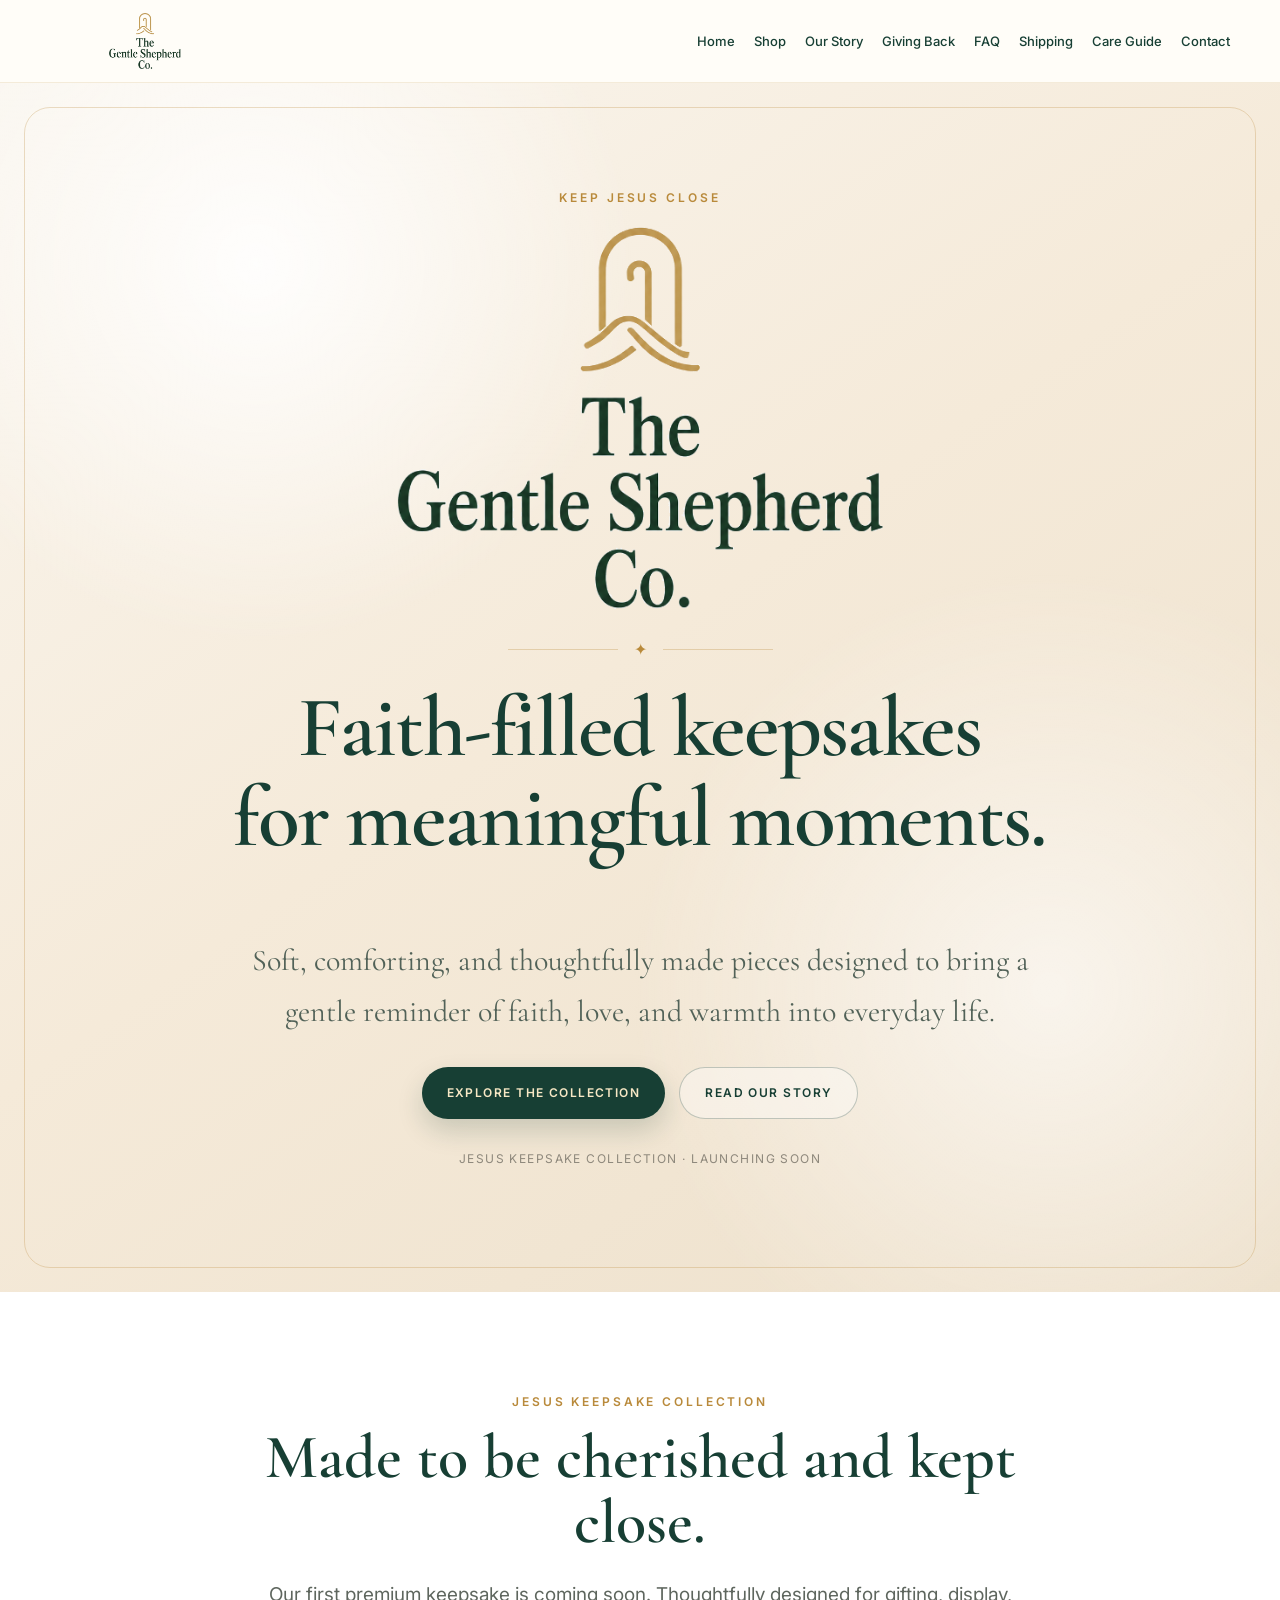
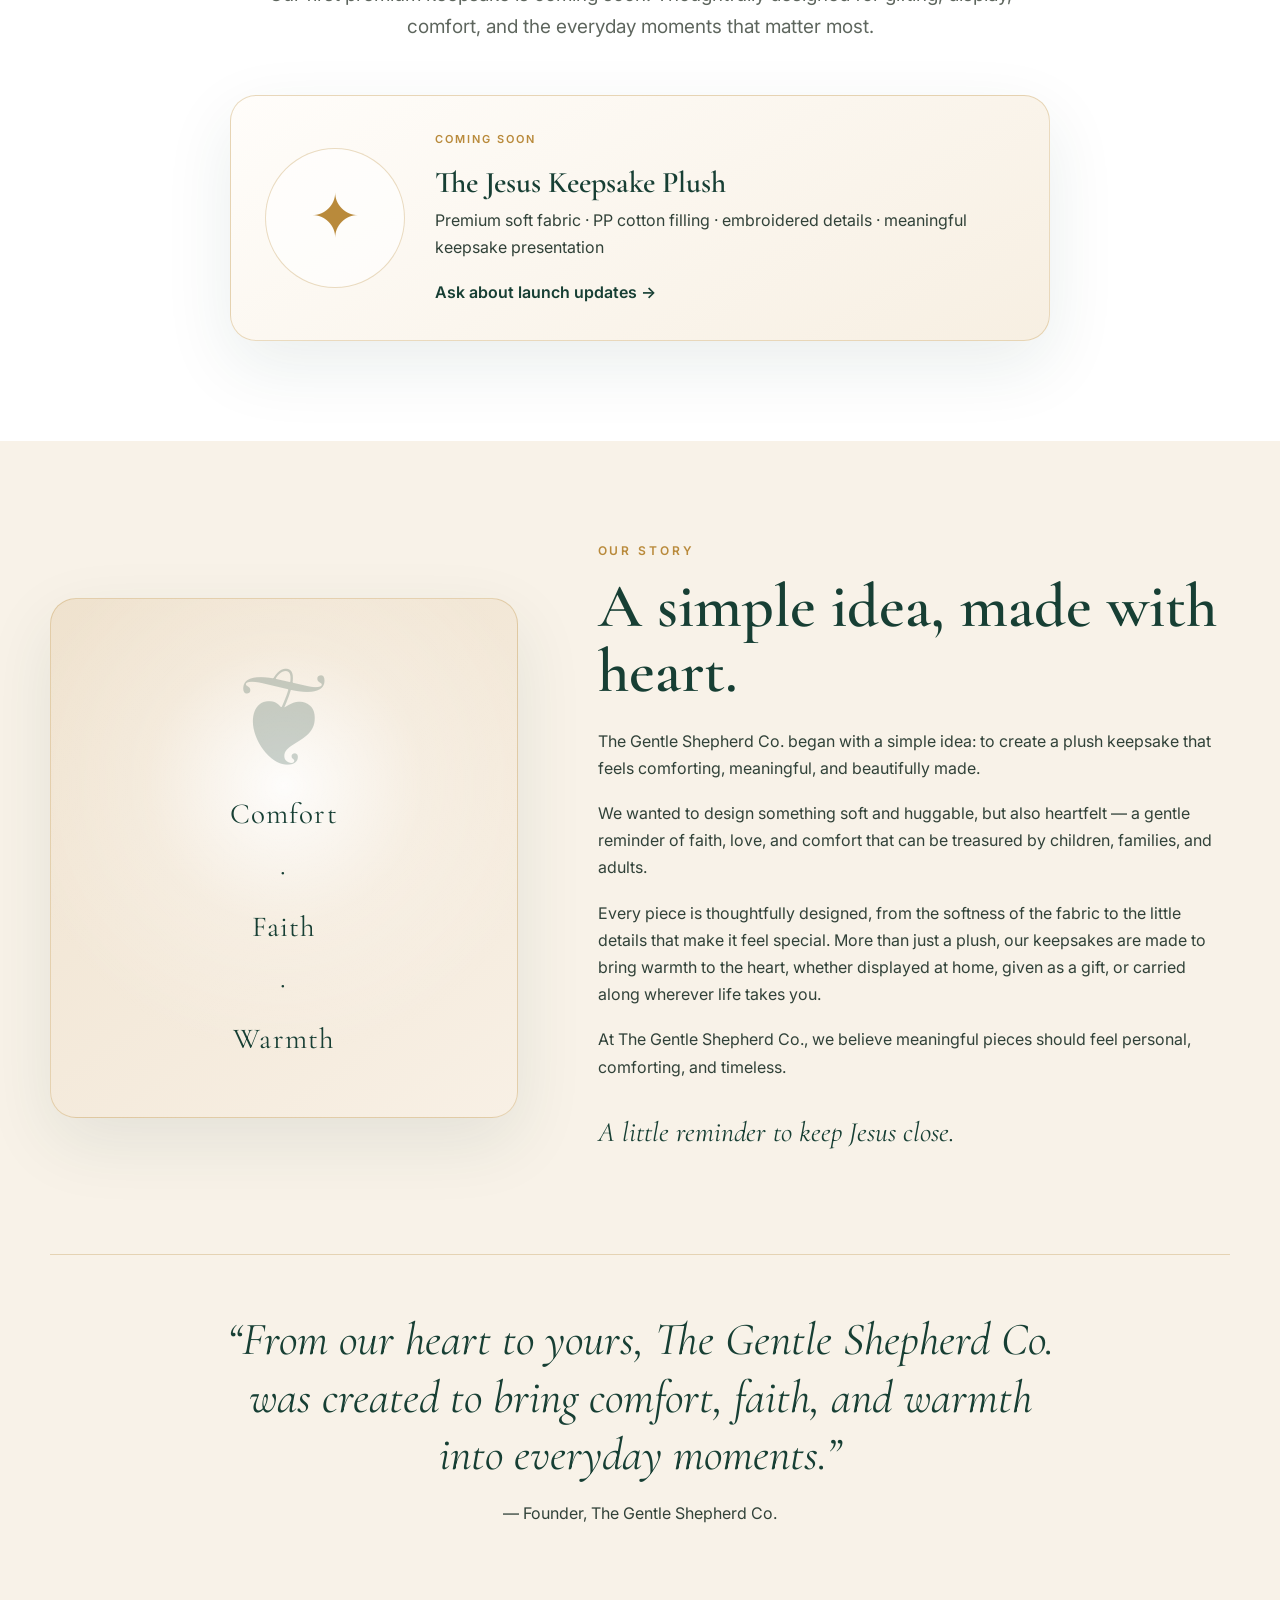
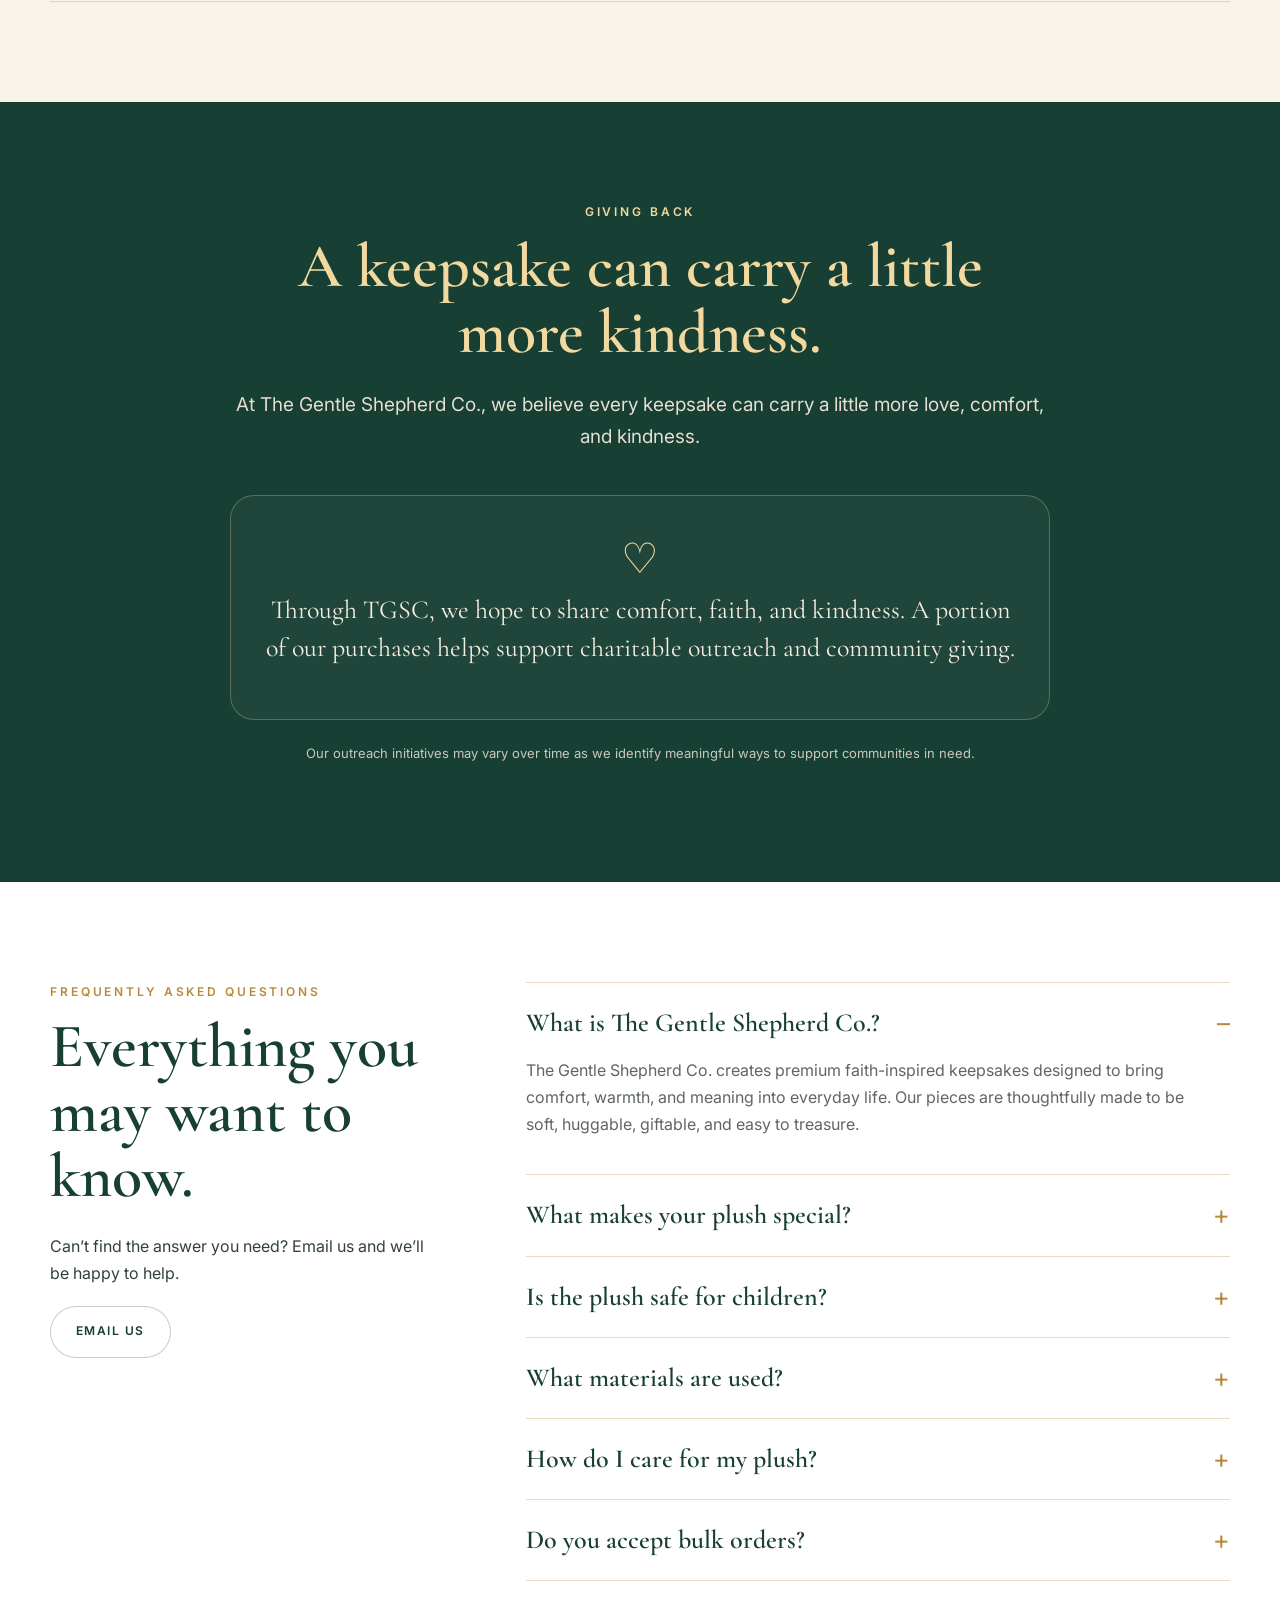
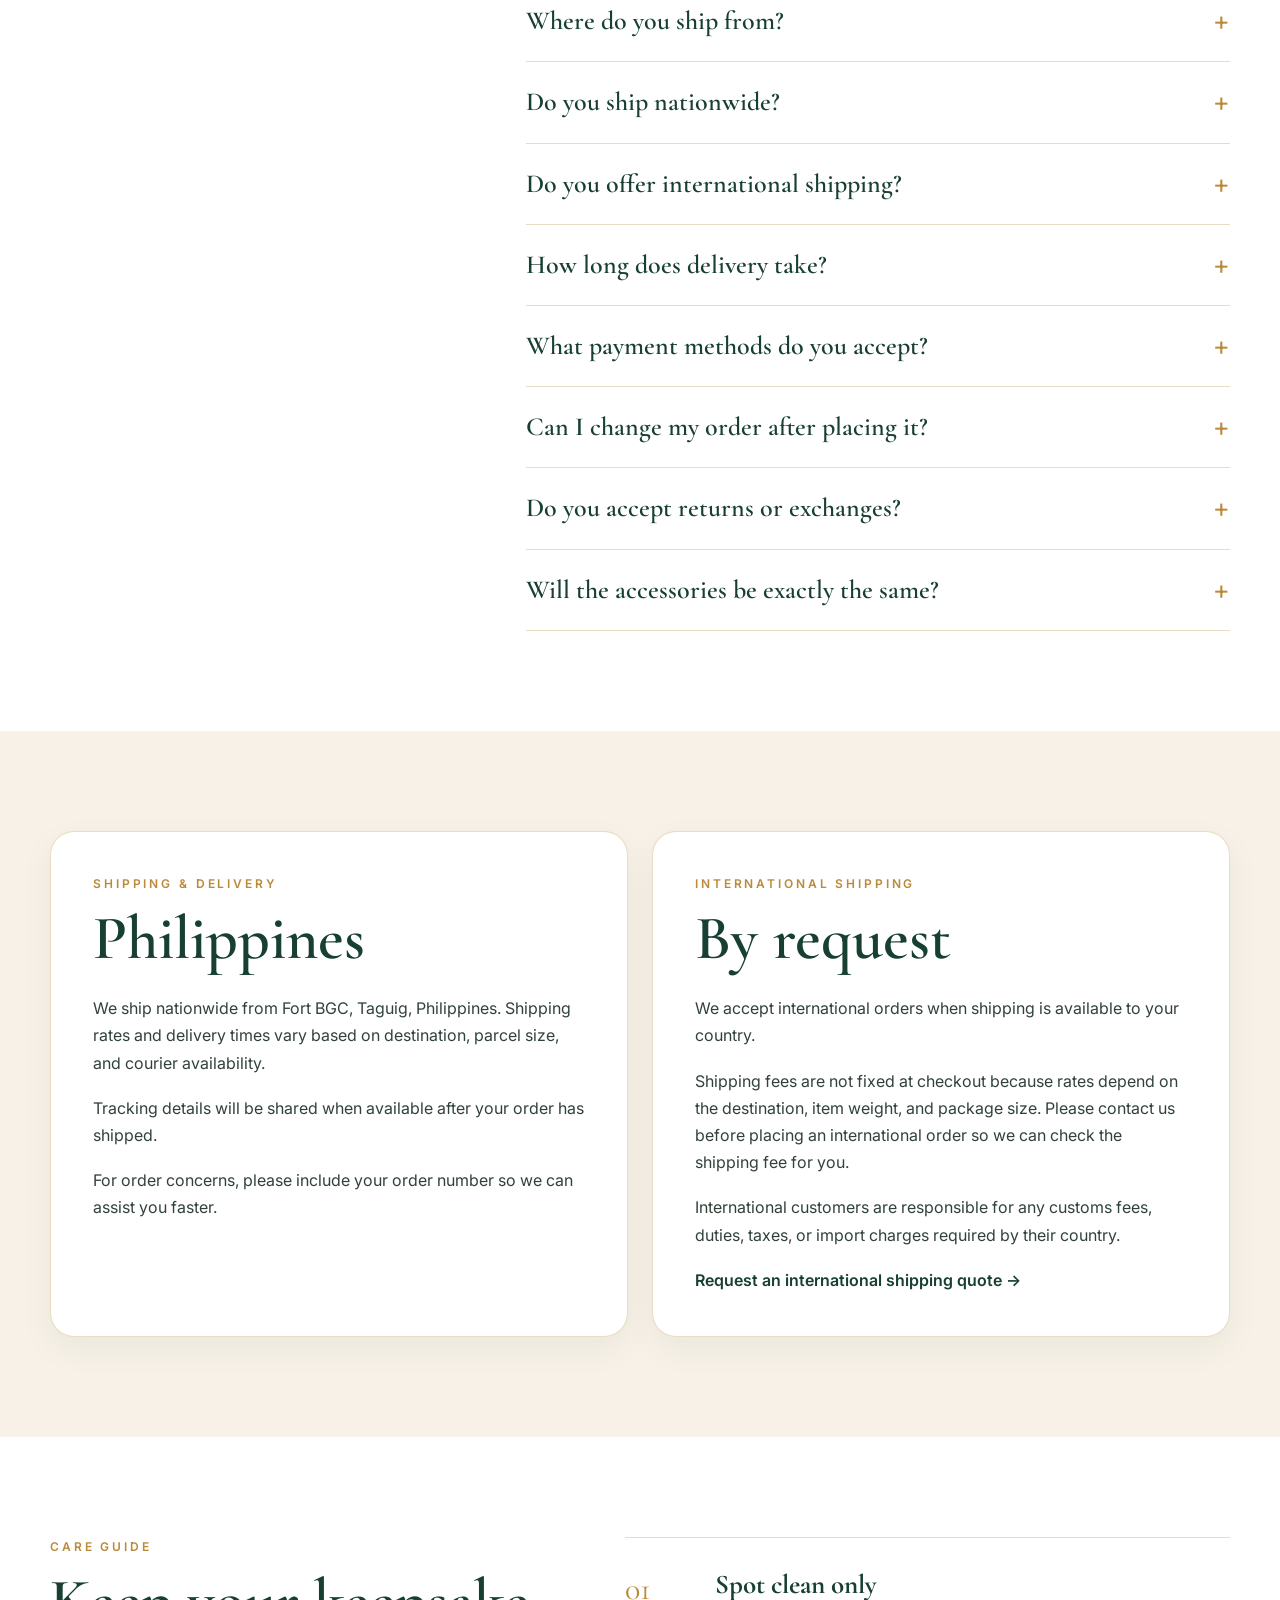
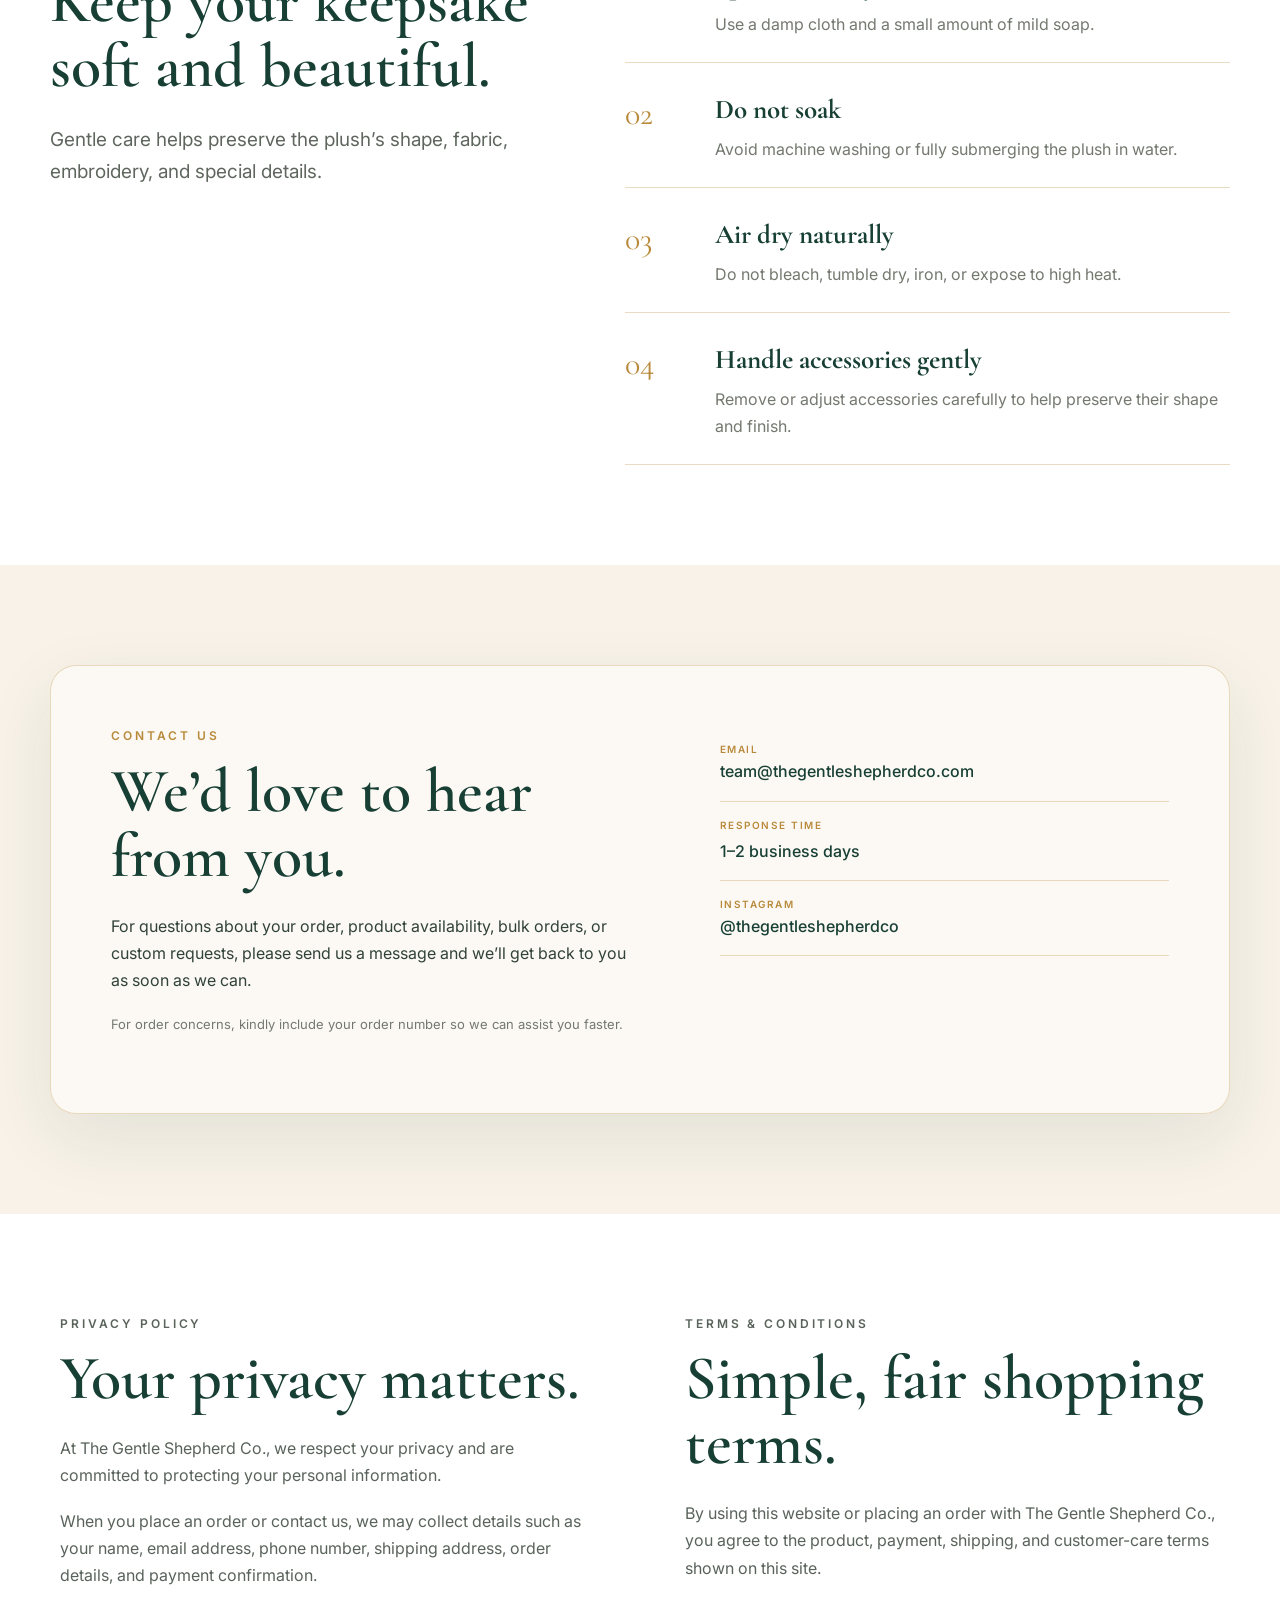
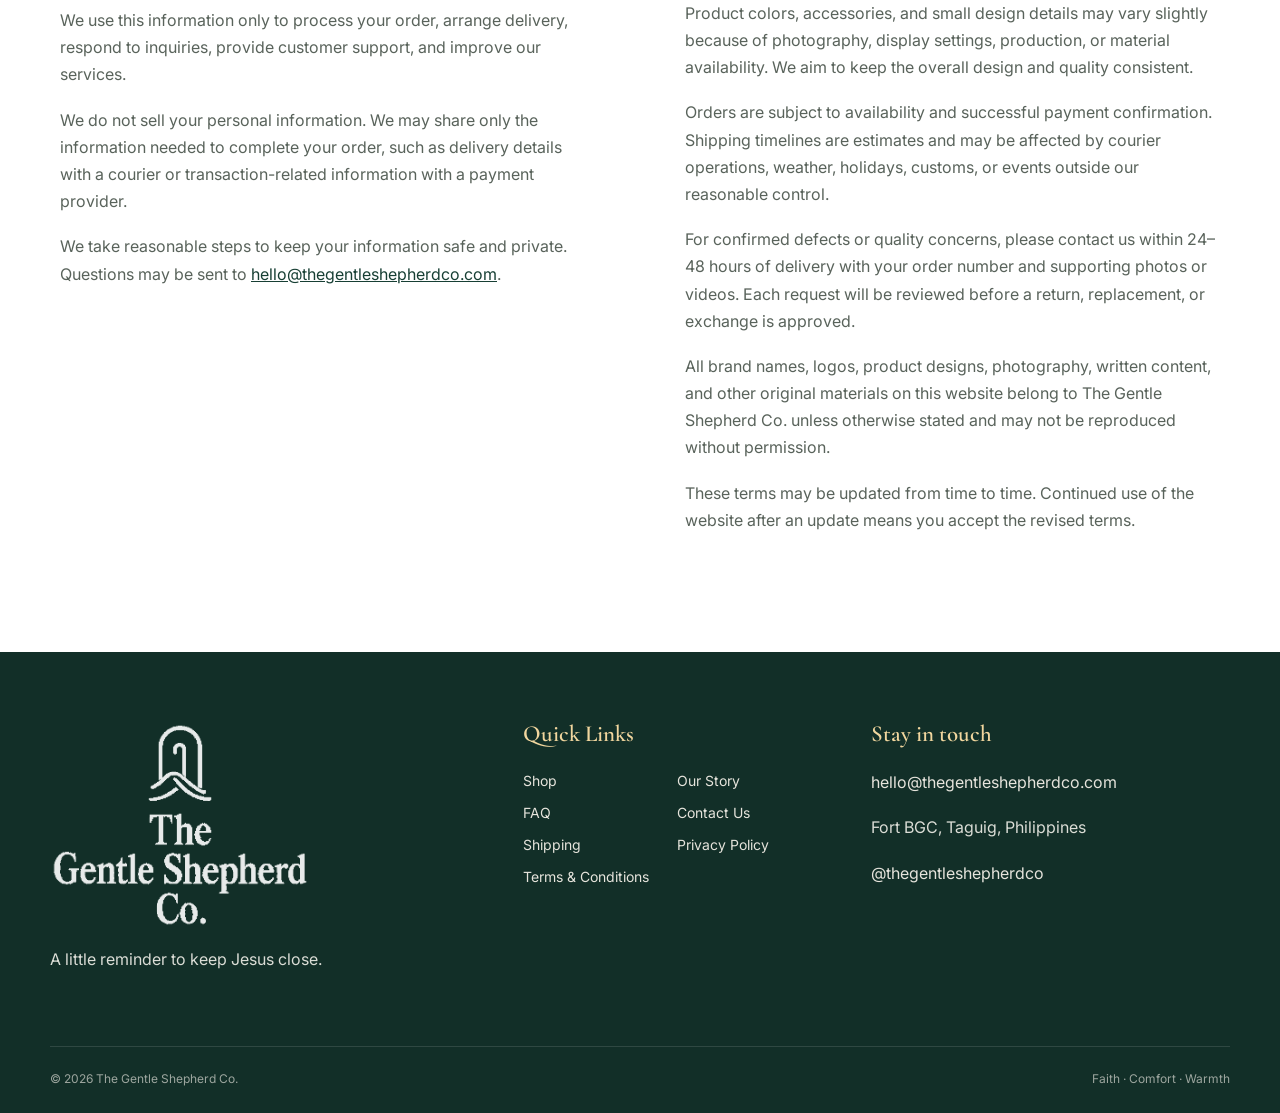
<file: index.html>
<!DOCTYPE html>
<html lang="en">
<head>
  <meta charset="UTF-8" />
  <meta name="viewport" content="width=device-width, initial-scale=1.0" />
  <meta name="description" content="The Gentle Shepherd Co. creates premium faith-inspired keepsakes designed to bring comfort, warmth, and meaning into everyday life." />
  <meta name="theme-color" content="#173f34" />
  <title>The Gentle Shepherd Co. | Keep Jesus Close</title>
  <link rel="preconnect" href="https://fonts.googleapis.com">
  <link rel="preconnect" href="https://fonts.gstatic.com" crossorigin>
  <link href="https://fonts.googleapis.com/css2?family=Cormorant+Garamond:wght@400;500;600;700&family=Inter:wght@400;500;600&display=swap" rel="stylesheet">
  <link rel="stylesheet" href="styles.css" />
</head>
<body>
  <header class="site-header" id="top">
    <div class="nav-wrap container">
      <a class="brand" href="#home" aria-label="The Gentle Shepherd Co. home">
        <img src="tgsc-logo.png" alt="The Gentle Shepherd Co." />
      </a>
      <button class="menu-toggle" aria-label="Open menu" aria-expanded="false">☰</button>
      <nav class="main-nav" aria-label="Main navigation">
        <a href="#home">Home</a>
        <a href="#shop">Shop</a>
        <a href="#story">Our Story</a>
<a href="#giving">Giving Back</a>
        <a href="#faq">FAQ</a>
        <a href="#shipping">Shipping</a>
        <a href="#care">Care Guide</a>
        <a href="#contact">Contact</a>
      </nav>
    </div>
  </header>

  <main>
    <section class="hero" id="home">
      <div class="hero-glow glow-one"></div>
      <div class="hero-glow glow-two"></div>
      <div class="container hero-inner">
        <p class="eyebrow">Keep Jesus Close</p>
        <img class="hero-logo" src="tgsc-logo.png" alt="The Gentle Shepherd Co. logo" />
        <div class="ornament"><span>✦</span></div>
        <h1>Faith-filled keepsakes<br>for meaningful moments.</h1>
        <p class="hero-copy">Soft, comforting, and thoughtfully made pieces designed to bring a gentle reminder of faith, love, and warmth into everyday life.</p>
        <div class="hero-actions">
          <a class="btn btn-primary" href="#shop">Explore the Collection</a>
          <a class="btn btn-ghost" href="#story">Read Our Story</a>
        </div>
        <p class="launch-note">Jesus Keepsake Collection · Launching Soon</p>
      </div>
    </section>

    <section class="section shop-section" id="shop">
      <div class="container narrow center">
        <p class="eyebrow">Jesus Keepsake Collection</p>
        <h2>Made to be cherished and kept close.</h2>
        <p class="lead">Our first premium keepsake is coming soon. Thoughtfully designed for gifting, display, comfort, and the everyday moments that matter most.</p>
        <div class="product-card">
          <div class="product-mark">✦</div>
          <div>
            <p class="product-kicker">Coming Soon</p>
            <h3>The Jesus Keepsake Plush</h3>
            <p>Premium soft fabric · PP cotton filling · embroidered details · meaningful keepsake presentation</p>
            <a class="text-link" href="mailto:hello@thegentleshepherdco.com?subject=Jesus%20Keepsake%20Launch%20Updates">Ask about launch updates →</a>
          </div>
        </div>
      </div>
    </section>

    <section class="section story-section" id="story">
      <div class="container story-grid">
        <div class="story-card decorative-card">
          <div class="story-emblem">❦</div>
          <p>Comfort</p><span>·</span><p>Faith</p><span>·</span><p>Warmth</p>
        </div>
        <div>
          <p class="eyebrow">Our Story</p>
          <h2>A simple idea, made with heart.</h2>
          <p>The Gentle Shepherd Co. began with a simple idea: to create a plush keepsake that feels comforting, meaningful, and beautifully made.</p>
          <p>We wanted to design something soft and huggable, but also heartfelt — a gentle reminder of faith, love, and comfort that can be treasured by children, families, and adults.</p>
          <p>Every piece is thoughtfully designed, from the softness of the fabric to the little details that make it feel special. More than just a plush, our keepsakes are made to bring warmth to the heart, whether displayed at home, given as a gift, or carried along wherever life takes you.</p>
          <p>At The Gentle Shepherd Co., we believe meaningful pieces should feel personal, comforting, and timeless.</p>
          <p class="signature-line">A little reminder to keep Jesus close.</p>
        </div>
      </div>
      <div class="container quote-wrap">
        <blockquote>“From our heart to yours, The Gentle Shepherd Co. was created to bring comfort, faith, and warmth into everyday moments.”</blockquote>
        <p>— Founder, The Gentle Shepherd Co.</p>
      </div>
    </section>

    <section class="section giving-section" id="giving">
      <div class="container narrow center">
        <p class="eyebrow">Giving Back</p>
        <h2>A keepsake can carry a little more kindness.</h2>
        <p class="lead">At The Gentle Shepherd Co., we believe every keepsake can carry a little more love, comfort, and kindness.</p>
        <div class="giving-box">
          <span class="giving-icon">♡</span>
          <p>Through TGSC, we hope to share comfort, faith, and kindness. A portion of our purchases helps support charitable outreach and community giving.</p>
        </div>
        <p class="small-note">Our outreach initiatives may vary over time as we identify meaningful ways to support communities in need.</p>
      </div>
    </section>

    <section class="section faq-section" id="faq">
      <div class="container faq-layout">
        <div class="faq-intro">
          <p class="eyebrow">Frequently Asked Questions</p>
          <h2>Everything you may want to know.</h2>
          <p>Can’t find the answer you need? Email us and we’ll be happy to help.</p>
          <a class="btn btn-ghost" href="mailto:hello@thegentleshepherdco.com">Email Us</a>
        </div>
        <div class="accordion" data-accordion>
          <details open><summary>What is The Gentle Shepherd Co.?</summary><p>The Gentle Shepherd Co. creates premium faith-inspired keepsakes designed to bring comfort, warmth, and meaning into everyday life. Our pieces are thoughtfully made to be soft, huggable, giftable, and easy to treasure.</p></details>
          <details><summary>What makes your plush special?</summary><p>Our plush is designed to feel comforting, cute, and meaningful without feeling overwhelming. We focus on soft materials, gentle details, and a warm design that can be loved by children, families, and adults.</p></details>
          <details><summary>Is the plush safe for children?</summary><p>We aim to use soft, child-friendly materials, embroidered details, and thoughtful construction wherever possible. For young children, adult supervision is still recommended, especially when a design includes removable accessories or small decorative parts.</p></details>
          <details><summary>What materials are used?</summary><p>Our plush is made with soft fabric and filled with PP cotton. Some designs may include embroidered details, removable accessories, fabric tags, or other small design elements depending on the product style.</p></details>
          <details><summary>How do I care for my plush?</summary><p>We recommend gentle spot cleaning with a damp cloth and mild soap. Avoid machine washing, soaking, bleaching, or tumble drying to help preserve the shape, embroidery, and softness.</p></details>
          <details><summary>Do you accept bulk orders?</summary><p>Yes. We welcome bulk-order inquiries for gifts, events, churches, schools, and special occasions. Please contact us for availability, pricing, and lead time.</p></details>
          <details><summary>Where do you ship from?</summary><p>We ship from Fort BGC, Taguig, Philippines.</p></details>
          <details><summary>Do you ship nationwide?</summary><p>Yes. We ship within the Philippines. Shipping options and rates may depend on your location and the courier available at the time of checkout.</p></details>
          <details><summary>Do you offer international shipping?</summary><p>International shipping may be available upon request. Please contact us before placing an order so we can check available shipping options and estimated costs.</p></details>
          <details><summary>How long does delivery take?</summary><p>Delivery time depends on your location and the courier. Once your order has been shipped, we will send tracking details when available.</p></details>
          <details><summary>What payment methods do you accept?</summary><p>Available payment methods may include bank transfer, GCash, Maya, card payments, or other checkout options shown on the website at the time of purchase.</p></details>
          <details><summary>Can I change my order after placing it?</summary><p>Please contact us as soon as possible. If your order has not yet been packed or shipped, we’ll do our best to help. Once an order has shipped, changes may no longer be possible.</p></details>
          <details><summary>Do you accept returns or exchanges?</summary><p>Returns or exchanges are accepted for confirmed defects or quality concerns upon arrival. Please contact us within 24–48 hours of receiving your order and include your order number plus clear photos or videos for review.</p></details>
          <details><summary>Will the accessories be exactly the same?</summary><p>Some accessories or small details may vary slightly depending on availability and production. We always aim to keep the overall look, quality, and design consistent.</p></details>
        </div>
      </div>
    </section>

    <section class="section policy-split" id="shipping">
      <div class="container two-col">
        <article class="policy-card">
          <p class="eyebrow">Shipping & Delivery</p>
          <h2>Philippines</h2>
          <p>We ship nationwide from Fort BGC, Taguig, Philippines. Shipping rates and delivery times vary based on destination, parcel size, and courier availability.</p>
          <p>Tracking details will be shared when available after your order has shipped.</p>
          <p>For order concerns, please include your order number so we can assist you faster.</p>
        </article>
        <article class="policy-card">
          <p class="eyebrow">International Shipping</p>
          <h2>By request</h2>
          <p>We accept international orders when shipping is available to your country.</p>
          <p>Shipping fees are not fixed at checkout because rates depend on the destination, item weight, and package size. Please contact us before placing an international order so we can check the shipping fee for you.</p>
          <p>International customers are responsible for any customs fees, duties, taxes, or import charges required by their country.</p>
          <a class="text-link" href="mailto:hello@thegentleshepherdco.com?subject=International%20Shipping%20Inquiry">Request an international shipping quote →</a>
        </article>
      </div>
    </section>

    <section class="section care-section" id="care">
      <div class="container care-grid">
        <div>
          <p class="eyebrow">Care Guide</p>
          <h2>Keep your keepsake soft and beautiful.</h2>
          <p class="lead">Gentle care helps preserve the plush’s shape, fabric, embroidery, and special details.</p>
        </div>
        <ol class="care-list">
          <li><span>01</span><div><strong>Spot clean only</strong><p>Use a damp cloth and a small amount of mild soap.</p></div></li>
          <li><span>02</span><div><strong>Do not soak</strong><p>Avoid machine washing or fully submerging the plush in water.</p></div></li>
          <li><span>03</span><div><strong>Air dry naturally</strong><p>Do not bleach, tumble dry, iron, or expose to high heat.</p></div></li>
          <li><span>04</span><div><strong>Handle accessories gently</strong><p>Remove or adjust accessories carefully to help preserve their shape and finish.</p></div></li>
        </ol>
      </div>
    </section>

    <section class="section contact-section" id="contact">
      <div class="container contact-card">
        <div>
          <p class="eyebrow">Contact Us</p>
          <h2>We’d love to hear from you.</h2>
          <p>For questions about your order, product availability, bulk orders, or custom requests, please send us a message and we’ll get back to you as soon as we can.</p>
          <p class="small-note">For order concerns, kindly include your order number so we can assist you faster.</p>
        </div>
        <div class="contact-details">
          <div><span>Email</span><a href="mailto:team@thegentleshepherdco.com">team@thegentleshepherdco.com</a></div>

          <div><span>Response Time</span><p>1–2 business days</p></div>
          <div><span>Instagram</span><a href="https://instagram.com/thegentleshepherdco" rel="noopener" target="_blank">@thegentleshepherdco</a></div>
        </div>
      </div>
    </section>

    <section class="section legal-section" id="privacy">
      <div class="container legal-grid">
        <article>
          <p class="eyebrow">Privacy Policy</p>
          <h2>Your privacy matters.</h2>
          <p>At The Gentle Shepherd Co., we respect your privacy and are committed to protecting your personal information.</p>
          <p>When you place an order or contact us, we may collect details such as your name, email address, phone number, shipping address, order details, and payment confirmation.</p>
          <p>We use this information only to process your order, arrange delivery, respond to inquiries, provide customer support, and improve our services.</p>
          <p>We do not sell your personal information. We may share only the information needed to complete your order, such as delivery details with a courier or transaction-related information with a payment provider.</p>
          <p>We take reasonable steps to keep your information safe and private. Questions may be sent to <a href="mailto:hello@thegentleshepherdco.com">hello@thegentleshepherdco.com</a>.</p>
        </article>
        <article id="terms">
          <p class="eyebrow">Terms & Conditions</p>
          <h2>Simple, fair shopping terms.</h2>
          <p>By using this website or placing an order with The Gentle Shepherd Co., you agree to the product, payment, shipping, and customer-care terms shown on this site.</p>
          <p>Product colors, accessories, and small design details may vary slightly because of photography, display settings, production, or material availability. We aim to keep the overall design and quality consistent.</p>
          <p>Orders are subject to availability and successful payment confirmation. Shipping timelines are estimates and may be affected by courier operations, weather, holidays, customs, or events outside our reasonable control.</p>
          <p>For confirmed defects or quality concerns, please contact us within 24–48 hours of delivery with your order number and supporting photos or videos. Each request will be reviewed before a return, replacement, or exchange is approved.</p>
          <p>All brand names, logos, product designs, photography, written content, and other original materials on this website belong to The Gentle Shepherd Co. unless otherwise stated and may not be reproduced without permission.</p>
          <p>These terms may be updated from time to time. Continued use of the website after an update means you accept the revised terms.</p>
        </article>
      </div>
    </section>
  </main>

  <footer class="site-footer">
    <div class="container footer-grid">
      <div class="footer-brand">
        <img src="tgsc-logo.png" alt="The Gentle Shepherd Co." />
        <p>A little reminder to keep Jesus close.</p>
      </div>
      <div>
        <h3>Quick Links</h3>
        <div class="footer-links">
          <a href="#shop">Shop</a>
          <a href="#story">Our Story</a>
          <a href="#faq">FAQ</a>
          <a href="#contact">Contact Us</a>
          <a href="#shipping">Shipping</a>
          <a href="#privacy">Privacy Policy</a>
          <a href="#terms">Terms & Conditions</a>
        </div>
      </div>
      <div>
        <h3>Stay in touch</h3>
        <p><a href="mailto:hello@thegentleshepherdco.com">hello@thegentleshepherdco.com</a></p>
        <p>Fort BGC, Taguig, Philippines</p>
        <p><a href="https://instagram.com/thegentleshepherdco" rel="noopener" target="_blank">@thegentleshepherdco</a></p>
      </div>
    </div>
    <div class="container footer-bottom">
      <span>© <span id="year"></span> The Gentle Shepherd Co.</span>
      <span>Faith · Comfort · Warmth</span>
    </div>
  </footer>

  <script src="script.js"></script>
</body>
</html>
</file>
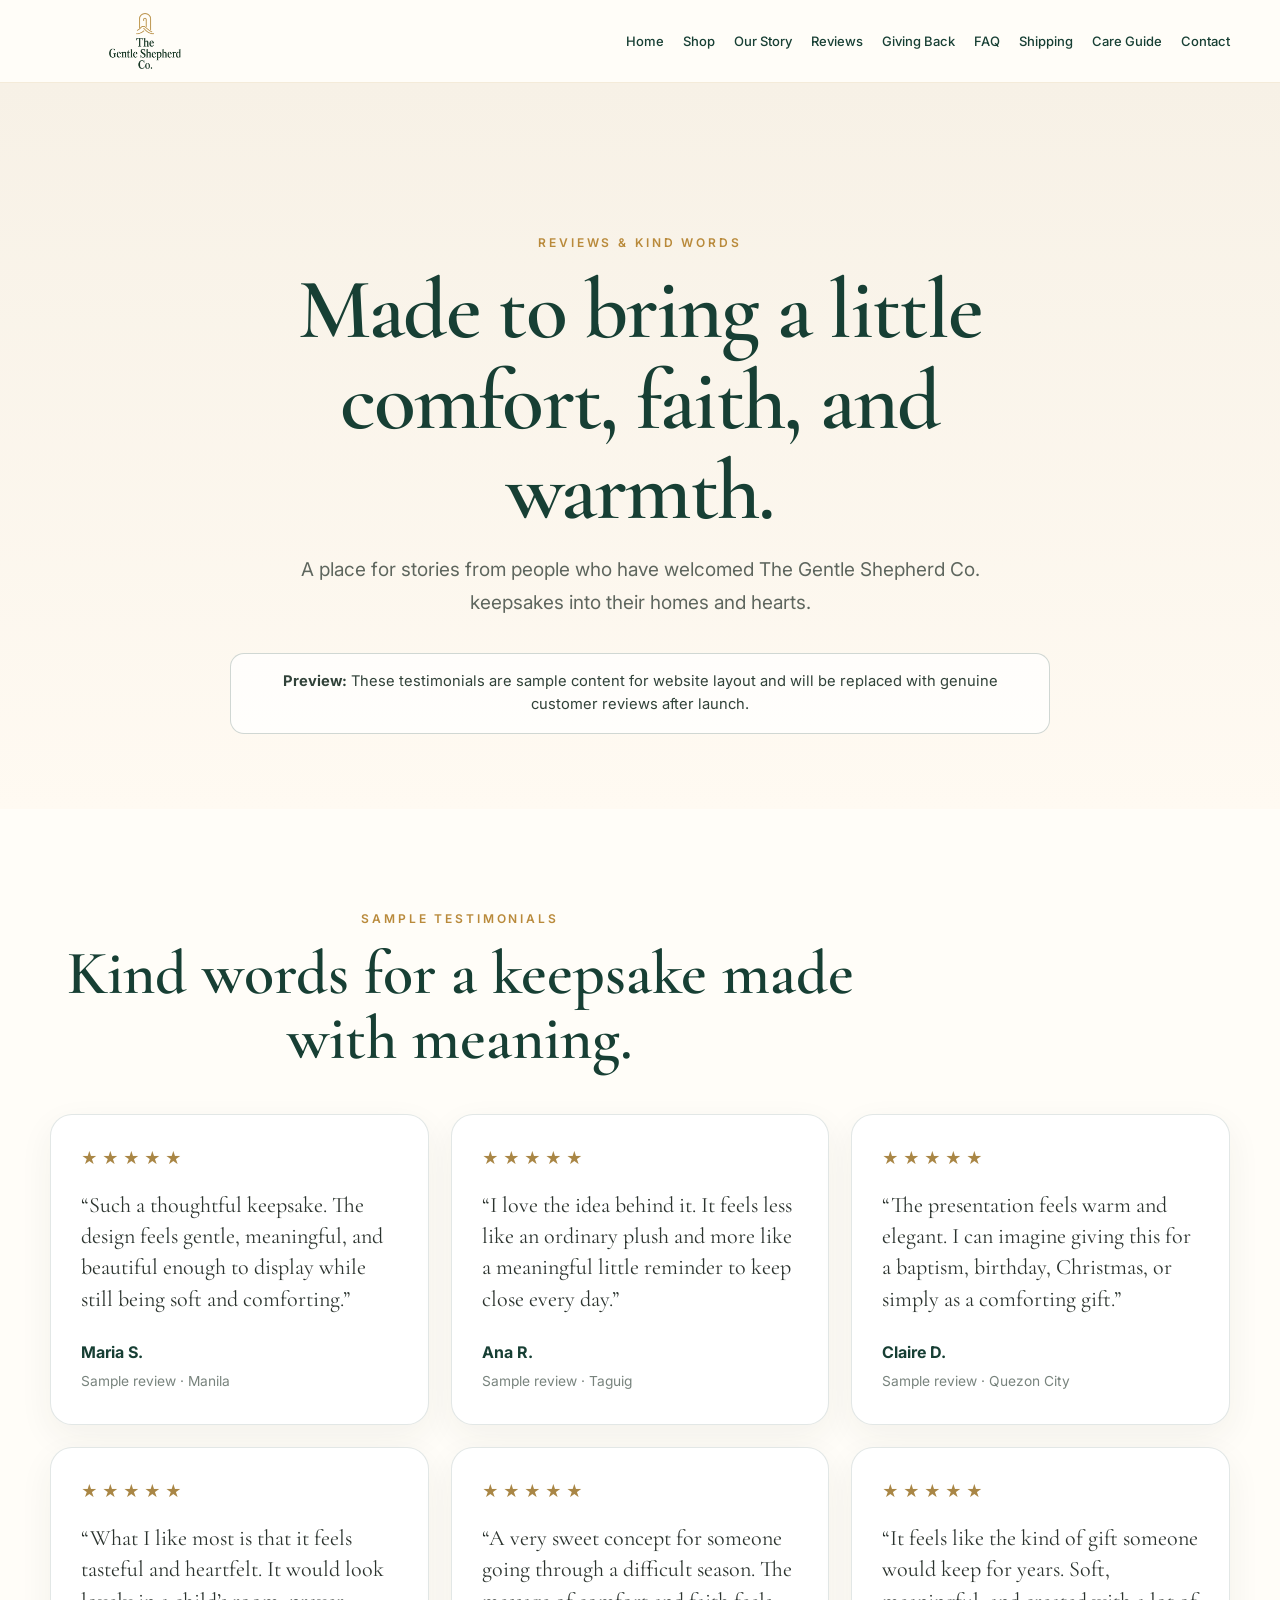
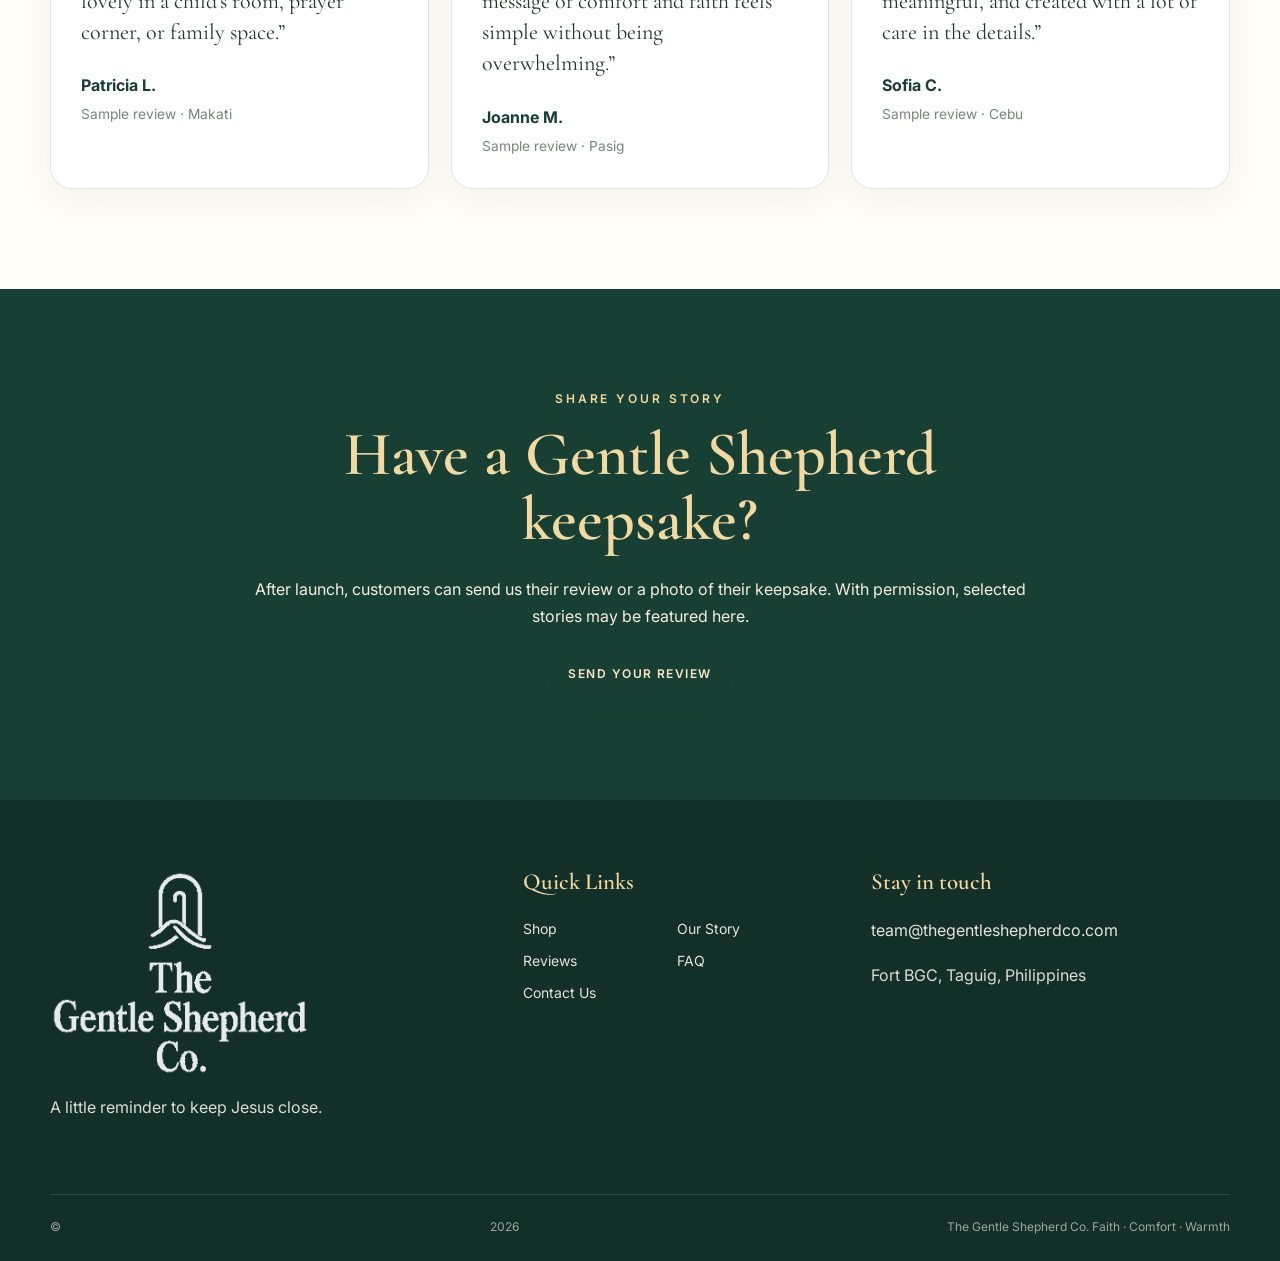
<file: reviews.html>
<!DOCTYPE html>
<html lang="en">
<head>
  <meta charset="UTF-8" />
  <meta name="viewport" content="width=device-width, initial-scale=1.0" />
  <meta name="description" content="Reviews and customer stories for The Gentle Shepherd Co." />
  <meta name="theme-color" content="#173f34" />
  <title>Reviews | The Gentle Shepherd Co.</title>

  <link rel="preconnect" href="https://fonts.googleapis.com">
  <link rel="preconnect" href="https://fonts.gstatic.com" crossorigin>

  <link
    href="https://fonts.googleapis.com/css2?family=Cormorant+Garamond:wght@400;500;600;700&family=Inter:wght@400;500;600&display=swap"
    rel="stylesheet"
  >

  <link rel="stylesheet" href="styles.css" />

  <style>
    .reviews-hero {
      padding: 150px 0 75px;
      text-align: center;
      background: linear-gradient(180deg, #f7f1e6 0%, #fffaf2 100%);
    }

    .reviews-hero h1 {
      max-width: 760px;
      margin: 0 auto 18px;
    }

    .reviews-hero .lead {
      max-width: 700px;
      margin: 0 auto;
    }

    .preview-notice {
      max-width: 900px;
      margin: 34px auto 0;
      padding: 16px 22px;
      border: 1px solid rgba(23,63,52,.2);
      border-radius: 14px;
      background: rgba(255,255,255,.75);
      font-size: .92rem;
      line-height: 1.6;
    }

    .reviews-section {
      background: #fffdf8;
    }

    .reviews-grid {
      display: grid;
      grid-template-columns: repeat(3, 1fr);
      gap: 22px;
      margin-top: 42px;
    }

    .review-card {
      padding: 30px;
      border: 1px solid rgba(23,63,52,.12);
      border-radius: 22px;
      background: #fff;
      box-shadow: 0 12px 35px rgba(45,49,39,.06);
    }

    .review-stars {
      color: #a98645;
      letter-spacing: 4px;
      margin-bottom: 18px;
    }

    .review-card blockquote {
      margin: 0 0 24px;
      font-family: "Cormorant Garamond", serif;
      font-size: 1.38rem;
      line-height: 1.42;
      color: #2b332e;
    }

    .review-meta strong {
      display: block;
      color: #173f34;
    }

    .review-meta span {
      display: block;
      margin-top: 4px;
      font-size: .86rem;
      opacity: .65;
    }

    .reviews-cta {
      text-align: center;
    }

    @media (max-width: 900px) {
      .reviews-grid {
        grid-template-columns: repeat(2, 1fr);
      }
    }

    @media (max-width: 620px) {
      .reviews-grid {
        grid-template-columns: 1fr;
      }

      .reviews-hero {
        padding-top: 120px;
      }
    }
  </style>
</head>

<body>

<header class="site-header">
  <div class="nav-wrap container">

    <a class="brand" href="index.html#home">
      <img src="tgsc-logo.png" alt="The Gentle Shepherd Co." />
    </a>

    <button class="menu-toggle" aria-label="Open menu" aria-expanded="false">☰</button>

    <nav class="main-nav">
      <a href="index.html#home">Home</a>
      <a href="index.html#shop">Shop</a>
      <a href="index.html#story">Our Story</a>
      <a href="reviews.html">Reviews</a>
      <a href="index.html#giving">Giving Back</a>
      <a href="index.html#faq">FAQ</a>
      <a href="index.html#shipping">Shipping</a>
      <a href="index.html#care">Care Guide</a>
      <a href="index.html#contact">Contact</a>
    </nav>

  </div>
</header>


<main>

<section class="reviews-hero">
  <div class="container narrow">

    <p class="eyebrow">Reviews & Kind Words</p>

    <h1>
      Made to bring a little comfort,
      faith, and warmth.
    </h1>

    <p class="lead">
      A place for stories from people who have welcomed
      The Gentle Shepherd Co. keepsakes into their homes and hearts.
    </p>

    <div class="preview-notice">
      <strong>Preview:</strong>
      These testimonials are sample content for website layout
      and will be replaced with genuine customer reviews after launch.
    </div>

  </div>
</section>


<section class="section reviews-section">

  <div class="container">

    <div class="center narrow">

      <p class="eyebrow">Sample Testimonials</p>

      <h2>
        Kind words for a keepsake made with meaning.
      </h2>

    </div>


    <div class="reviews-grid">

      <article class="review-card">

        <div class="review-stars">★★★★★</div>

        <blockquote>
          “Such a thoughtful keepsake. The design feels gentle,
          meaningful, and beautiful enough to display while still
          being soft and comforting.”
        </blockquote>

        <div class="review-meta">
          <strong>Maria S.</strong>
          <span>Sample review · Manila</span>
        </div>

      </article>


      <article class="review-card">

        <div class="review-stars">★★★★★</div>

        <blockquote>
          “I love the idea behind it. It feels less like an ordinary
          plush and more like a meaningful little reminder to keep
          close every day.”
        </blockquote>

        <div class="review-meta">
          <strong>Ana R.</strong>
          <span>Sample review · Taguig</span>
        </div>

      </article>


      <article class="review-card">

        <div class="review-stars">★★★★★</div>

        <blockquote>
          “The presentation feels warm and elegant. I can imagine
          giving this for a baptism, birthday, Christmas, or simply
          as a comforting gift.”
        </blockquote>

        <div class="review-meta">
          <strong>Claire D.</strong>
          <span>Sample review · Quezon City</span>
        </div>

      </article>


      <article class="review-card">

        <div class="review-stars">★★★★★</div>

        <blockquote>
          “What I like most is that it feels tasteful and heartfelt.
          It would look lovely in a child’s room, prayer corner,
          or family space.”
        </blockquote>

        <div class="review-meta">
          <strong>Patricia L.</strong>
          <span>Sample review · Makati</span>
        </div>

      </article>


      <article class="review-card">

        <div class="review-stars">★★★★★</div>

        <blockquote>
          “A very sweet concept for someone going through a difficult
          season. The message of comfort and faith feels simple
          without being overwhelming.”
        </blockquote>

        <div class="review-meta">
          <strong>Joanne M.</strong>
          <span>Sample review · Pasig</span>
        </div>

      </article>


      <article class="review-card">

        <div class="review-stars">★★★★★</div>

        <blockquote>
          “It feels like the kind of gift someone would keep for
          years. Soft, meaningful, and created with a lot of care
          in the details.”
        </blockquote>

        <div class="review-meta">
          <strong>Sofia C.</strong>
          <span>Sample review · Cebu</span>
        </div>

      </article>

    </div>

  </div>

</section>


<section class="section giving-section">

  <div class="container narrow reviews-cta">

    <p class="eyebrow">Share Your Story</p>

    <h2>
      Have a Gentle Shepherd keepsake?
    </h2>

    <p>
      After launch, customers can send us their review
      or a photo of their keepsake. With permission,
      selected stories may be featured here.
    </p>

    <a
      class="btn btn-primary"
      href="mailto:team@thegentleshepherdco.com?subject=My%20Gentle%20Shepherd%20Review"
    >
      Send Your Review
    </a>

  </div>

</section>

</main>


<footer class="site-footer">

  <div class="container footer-grid">

    <div class="footer-brand">

      <img
        src="tgsc-logo.png"
        alt="The Gentle Shepherd Co."
      />

      <p>
        A little reminder to keep Jesus close.
      </p>

    </div>


    <div>

      <h3>Quick Links</h3>

      <div class="footer-links">

        <a href="index.html#shop">Shop</a>

        <a href="index.html#story">Our Story</a>

        <a href="reviews.html">Reviews</a>

        <a href="index.html#faq">FAQ</a>

        <a href="index.html#contact">Contact Us</a>

      </div>

    </div>


    <div>

      <h3>Stay in touch</h3>

      <p>
        <a href="mailto:team@thegentleshepherdco.com">
          team@thegentleshepherdco.com
        </a>
      </p>

      <p>Fort BGC, Taguig, Philippines</p>

    </div>

  </div>


  <div class="container footer-bottom">

    © <span id="year"></span>
    The Gentle Shepherd Co.
    Faith · Comfort · Warmth

  </div>

</footer>


<script src="script.js"></script>

</body>
</html>
</file>
<file: styles.css>
:root{
  --cream:#f8f2e8;
  --cream-2:#efe4d4;
  --paper:#fffdf8;
  --green:#173f34;
  --green-2:#245145;
  --gold:#b98a3b;
  --gold-soft:#d6b979;
  --ink:#314239;
  --muted:#74796f;
  --line:rgba(185,138,59,.3);
  --shadow:0 24px 70px rgba(23,63,52,.09);
  --radius:26px;
}
*{box-sizing:border-box}
html{scroll-behavior:smooth}
body{margin:0;font-family:"Inter",sans-serif;color:var(--ink);background:var(--paper);line-height:1.7}
a{color:inherit}
img{max-width:100%;display:block}
.container{width:min(1180px,calc(100% - 40px));margin:0 auto}
.narrow{max-width:820px}
.center{text-align:center}
.section{padding:100px 0}
.eyebrow{margin:0 0 12px;text-transform:uppercase;letter-spacing:.24em;font-size:12px;font-weight:600;color:var(--gold)}
h1,h2,h3{font-family:"Cormorant Garamond",serif;color:var(--green);line-height:1.05;margin-top:0}
h1{font-size:clamp(48px,7vw,86px);font-weight:600;letter-spacing:-.02em}
h2{font-size:clamp(40px,5vw,62px);font-weight:600;margin-bottom:24px}
h3{font-size:30px;font-weight:600}
p{margin:0 0 18px}.lead{font-size:19px;color:#5e665e}.small-note{font-size:13px;color:var(--muted)}
.site-header{position:sticky;top:0;z-index:50;background:rgba(255,253,248,.92);backdrop-filter:blur(16px);border-bottom:1px solid rgba(185,138,59,.16)}
.nav-wrap{min-height:82px;display:flex;align-items:center;gap:28px}.brand{margin-right:auto}.brand img{width:190px;max-height:58px;object-fit:contain}.main-nav{display:flex;align-items:center;gap:19px}.main-nav a{text-decoration:none;font-size:13px;color:var(--green);font-weight:500}.main-nav a:hover{color:var(--gold)}
.menu-toggle{display:none;border:1px solid var(--line);background:transparent;border-radius:10px;padding:8px 11px;font-size:20px;color:var(--green)}
.hero{min-height:calc(100vh - 82px);display:flex;align-items:center;position:relative;overflow:hidden;background:radial-gradient(circle at 20% 15%,rgba(255,255,255,.9),transparent 26%),radial-gradient(circle at 82% 75%,rgba(255,255,255,.6),transparent 30%),linear-gradient(145deg,#faf6ef 0%,#f5ead9 48%,#ede0cb 100%)}
.hero::after{content:"";position:absolute;inset:24px;border:1px solid rgba(185,138,59,.28);border-radius:26px;pointer-events:none}.hero-inner{padding:105px 0;text-align:center;position:relative;z-index:2;max-width:950px}.hero-logo{width:min(500px,70vw);margin:0 auto 20px}.hero-copy{font-family:"Cormorant Garamond",serif;font-size:clamp(22px,2.4vw,30px);max-width:780px;margin:0 auto 30px;color:#526258}.ornament{display:flex;align-items:center;justify-content:center;gap:16px;color:var(--gold);margin:20px 0}.ornament::before,.ornament::after{content:"";height:1px;width:110px;background:var(--line)}
.hero-actions{display:flex;gap:14px;justify-content:center;flex-wrap:wrap}.btn{display:inline-flex;align-items:center;justify-content:center;min-height:52px;padding:0 25px;border-radius:999px;text-decoration:none;text-transform:uppercase;letter-spacing:.12em;font-size:12px;font-weight:600;transition:.2s}.btn-primary{background:var(--green);color:#f7e8c5;box-shadow:0 12px 26px rgba(23,63,52,.18)}.btn-primary:hover{transform:translateY(-2px);background:#11352c}.btn-ghost{border:1px solid rgba(23,63,52,.25);color:var(--green);background:rgba(255,255,255,.36)}.btn-ghost:hover{border-color:var(--gold);color:var(--gold)}.launch-note{margin-top:30px;font-size:12px;letter-spacing:.12em;text-transform:uppercase;color:#8e887c}
.shop-section{background:#fff}.product-card{margin:52px auto 0;display:grid;grid-template-columns:140px 1fr;text-align:left;gap:30px;align-items:center;border:1px solid var(--line);background:linear-gradient(150deg,#fffdfa,#f7efe2);padding:34px;border-radius:var(--radius);box-shadow:var(--shadow)}.product-mark{aspect-ratio:1;border-radius:50%;display:grid;place-items:center;font-family:"Cormorant Garamond";font-size:60px;color:var(--gold);border:1px solid var(--line);background:rgba(255,255,255,.6)}.product-kicker{font-size:11px;text-transform:uppercase;letter-spacing:.18em;color:var(--gold);font-weight:600}.product-card h3{margin-bottom:8px}.text-link{text-decoration:none;color:var(--green);font-weight:600}.text-link:hover{color:var(--gold)}
.story-section{background:var(--cream)}.story-grid{display:grid;grid-template-columns:.85fr 1.15fr;gap:80px;align-items:center}.decorative-card{min-height:520px;border:1px solid var(--line);border-radius:var(--radius);background:radial-gradient(circle at 50% 36%,rgba(255,255,255,.9),rgba(255,255,255,.2) 34%,transparent 66%),linear-gradient(145deg,#efe2ce,#f8f0e5);box-shadow:var(--shadow);display:flex;align-items:center;justify-content:center;flex-direction:column;gap:7px;font-family:"Cormorant Garamond",serif;color:var(--green);font-size:29px;letter-spacing:.04em}.decorative-card p{margin:0}.story-emblem{font-size:130px;color:rgba(23,63,52,.22);line-height:1}.signature-line{font-family:"Cormorant Garamond",serif;font-size:28px;color:var(--green);font-style:italic;margin-top:28px}.quote-wrap{margin-top:80px;border-top:1px solid var(--line);border-bottom:1px solid var(--line);text-align:center;padding:56px 30px}.quote-wrap blockquote{max-width:850px;margin:0 auto 16px;font-family:"Cormorant Garamond",serif;font-size:clamp(28px,4vw,46px);line-height:1.25;color:var(--green);font-style:italic}
.giving-section{background:var(--green);color:#f6eee1}.giving-section h2,.giving-section .eyebrow{color:#f2d99f}.giving-section .lead{color:#e6ded0}.giving-box{margin:42px auto 22px;padding:34px;border:1px solid rgba(242,217,159,.28);border-radius:24px;background:rgba(255,255,255,.04);font-family:"Cormorant Garamond",serif;font-size:26px;line-height:1.45}.giving-icon{font-size:42px;color:#f2d99f}.giving-section .small-note{color:#c9c8be}
.faq-section{background:#fff}.faq-layout{display:grid;grid-template-columns:.72fr 1.28fr;gap:80px;align-items:start}.faq-intro{position:sticky;top:125px}.accordion details{border-top:1px solid var(--line);padding:18px 0}.accordion details:last-child{border-bottom:1px solid var(--line)}.accordion summary{list-style:none;cursor:pointer;font-family:"Cormorant Garamond",serif;font-size:26px;font-weight:600;color:var(--green);display:flex;justify-content:space-between;gap:20px}.accordion summary::-webkit-details-marker{display:none}.accordion summary::after{content:"+";font-family:"Inter";font-weight:400;color:var(--gold)}.accordion details[open] summary::after{content:"–"}.accordion details p{padding-right:45px;color:#5f675f;margin-top:12px}
.policy-split{background:#f7f1e7}.two-col{display:grid;grid-template-columns:1fr 1fr;gap:24px}.policy-card{background:#fff;border:1px solid var(--line);border-radius:24px;padding:42px;box-shadow:0 12px 35px rgba(23,63,52,.05)}
.care-section{background:#fff}.care-grid{display:grid;grid-template-columns:.9fr 1.1fr;gap:80px;align-items:start}.care-list{list-style:none;padding:0;margin:0}.care-list li{display:grid;grid-template-columns:70px 1fr;gap:20px;padding:24px 0;border-bottom:1px solid var(--line)}.care-list li:first-child{border-top:1px solid var(--line)}.care-list span{font-family:"Cormorant Garamond",serif;font-size:32px;color:var(--gold)}.care-list strong{font-family:"Cormorant Garamond",serif;font-size:27px;color:var(--green)}.care-list p{margin:3px 0 0;color:var(--muted)}
.contact-section{background:var(--cream)}.contact-card{border:1px solid var(--line);border-radius:var(--radius);padding:60px;background:rgba(255,255,255,.55);display:grid;grid-template-columns:1fr .85fr;gap:80px;box-shadow:var(--shadow)}.contact-details>div{padding:15px 0;border-bottom:1px solid var(--line)}.contact-details span{display:block;text-transform:uppercase;letter-spacing:.15em;font-size:10px;color:var(--gold);font-weight:600}.contact-details p,.contact-details a{margin:4px 0 0;text-decoration:none;color:var(--green);font-weight:500}
.legal-section{background:#fff}.legal-grid{display:grid;grid-template-columns:1fr 1fr;gap:70px}.legal-grid article{padding:0 10px}.legal-grid p{color:#59635b}.legal-grid a{color:var(--green)}
.site-footer{background:#122f28;color:#dbddd6;padding:70px 0 24px}.footer-grid{display:grid;grid-template-columns:1.15fr .8fr 1fr;gap:60px}.footer-brand img{width:260px;filter:brightness(0) invert(1);opacity:.9;margin-bottom:18px}.site-footer h3{color:#f1d69e;font-size:23px}.site-footer a{text-decoration:none;color:#e6e4dc}.site-footer a:hover{color:#f1d69e}.footer-links{display:grid;grid-template-columns:1fr 1fr;gap:8px 20px;font-size:14px}.footer-bottom{margin-top:55px;padding-top:22px;border-top:1px solid rgba(255,255,255,.12);display:flex;justify-content:space-between;gap:20px;flex-wrap:wrap;font-size:12px;color:#9da69f}
@media(max-width:980px){.main-nav{position:fixed;top:82px;left:20px;right:20px;background:#fffdf9;border:1px solid var(--line);border-radius:18px;box-shadow:var(--shadow);padding:20px;display:none;flex-direction:column;align-items:stretch}.main-nav.open{display:flex}.menu-toggle{display:block}.story-grid,.faq-layout,.care-grid,.contact-card,.legal-grid{grid-template-columns:1fr;gap:45px}.faq-intro{position:static}.decorative-card{min-height:350px}.two-col{grid-template-columns:1fr}.footer-grid{grid-template-columns:1fr 1fr}.footer-brand{grid-column:1/-1}}
@media(max-width:650px){.container{width:min(100% - 28px,1180px)}.section{padding:74px 0}.hero::after{inset:10px}.hero-inner{padding:80px 0}.brand img{width:155px}.product-card{grid-template-columns:1fr;padding:26px}.product-mark{width:100px}.quote-wrap{padding:44px 10px}.policy-card,.contact-card{padding:28px}.footer-grid{grid-template-columns:1fr}.footer-brand{grid-column:auto}.footer-links{grid-template-columns:1fr}.footer-bottom{flex-direction:column}.accordion summary{font-size:22px}.accordion details p{padding-right:10px}}
</file>
